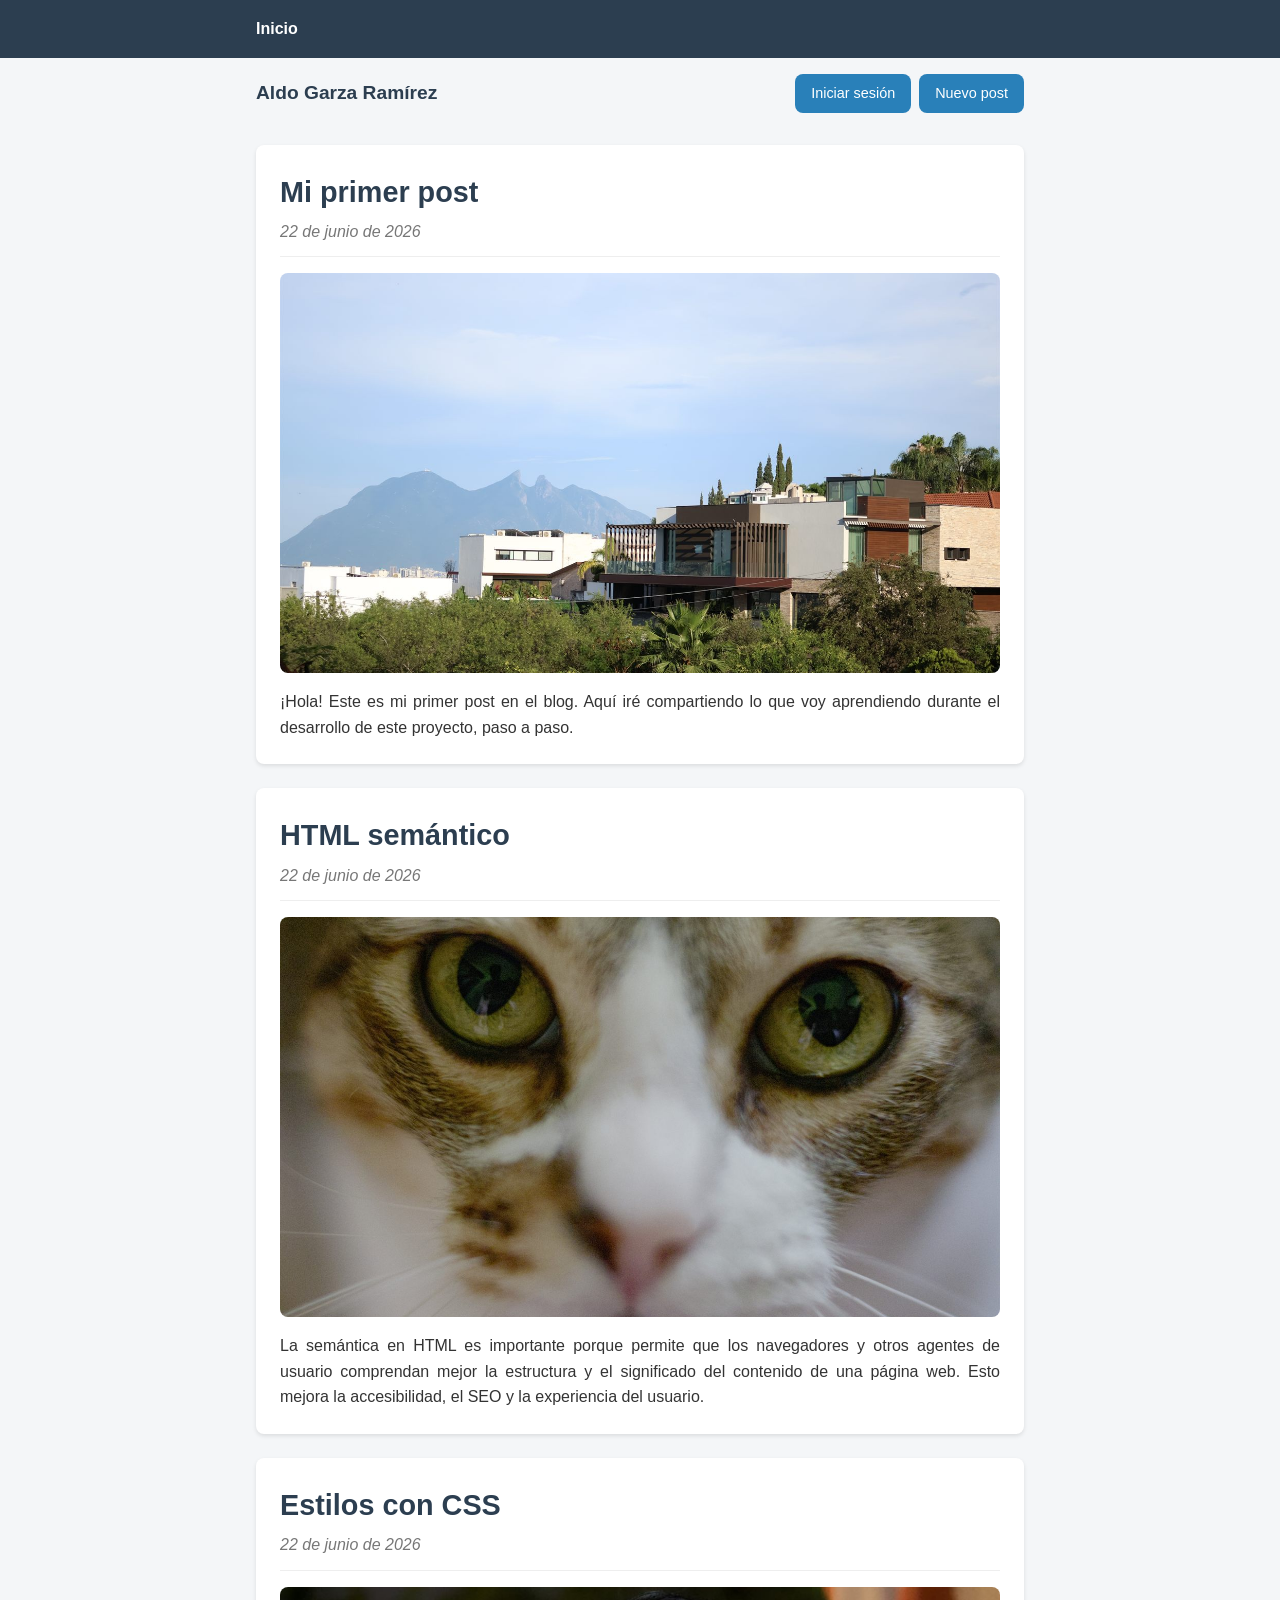
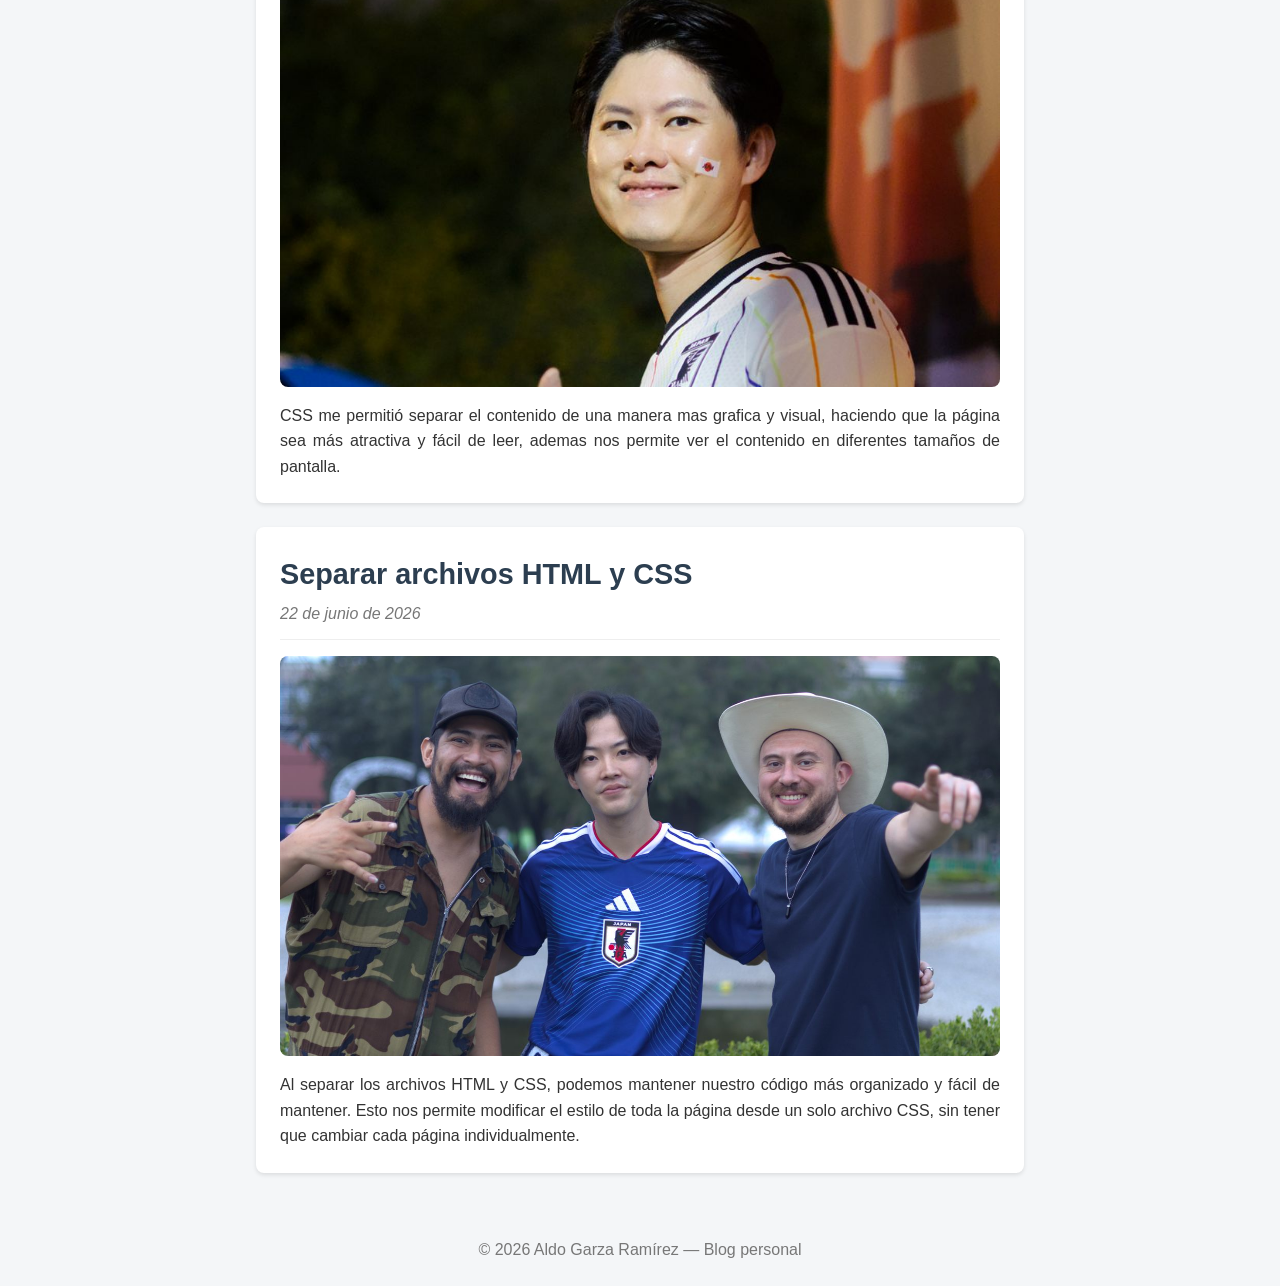
<file: index.html>
<!DOCTYPE html>
<html lang="es">

<head>
  <meta charset="UTF-8">
  <meta name="viewport" content="width=device-width, initial-scale=1.0">
  <title>Blog de Aldo Garza Ramírez</title>
  <!-- Estilos generales a todo el sitio + estilos propios del blog -->
  <link rel="stylesheet" href="css/estilos-generales.css">
  <link rel="stylesheet" href="css/estilos-blog.css">
</head>

<body>

  <!-- Barra de navegación superior (navbar) -->
  <header>
    <nav>
      <ul>
        <li><a href="index.html">Inicio</a></li>
      </ul>
    </nav>
  </header>

  <!-- Barra con la información del autor (buttonbar) -->
  <section class="barra-autor">
    <p class="nombre-autor">Aldo Garza Ramírez</p>
    <!-- Botones que llevan a las otras páginas del sitio -->
    <div class="botones-autor">
      <a href="login.html" class="boton" id="boton-sesion">Iniciar sesión</a>
      <a href="nuevo-post.html" class="boton">Nuevo post</a>
    </div>
  </section>

  <!-- Contenido principal: aquí van los posts del blog -->
  <main>

    <!-- Primer post del blog -->
    <article class="post">
      <header class="post-cabecera">
        <h2 class="post-titulo">Mi primer post</h2>
        <time class="post-fecha" datetime="2026-06-21">22 de junio de 2026</time>
      </header>
      <img class="post-imagen" src="multimedia/IMG_0709.JPG" alt="Imagen que acompaña al post «Mi primer post»" loading="lazy">
      <p class="post-contenido">
        ¡Hola! Este es mi primer post en el blog. Aquí iré compartiendo lo que
        voy aprendiendo durante el desarrollo de este proyecto, paso a paso.
      </p>
    </article>

    <!-- Segundo post: HTML  -->
    <article class="post">
      <header class="post-cabecera">
        <h2 class="post-titulo">HTML semántico</h2>
        <time class="post-fecha" datetime="2026-06-22">22 de junio de 2026</time>
      </header>
      <img class="post-imagen" src="multimedia/IMG_1672.jpg" alt="Imagen que acompaña al post «HTML semántico»" loading="lazy">
      <p class="post-contenido">
        La semántica en HTML es importante porque permite que los navegadores y 
        otros agentes de usuario comprendan mejor la estructura y el significado 
        del contenido de una página web. Esto mejora la accesibilidad, el SEO y 
        la experiencia del usuario.
      </p>
    </article>

    <!-- Tercer post: CSS -->
    <article class="post">
      <header class="post-cabecera">
        <h2 class="post-titulo">Estilos con CSS</h2>
        <time class="post-fecha" datetime="2026-06-23">22 de junio de 2026</time>
      </header>
      <img class="post-imagen" src="multimedia/IMG_3129.jpg" alt="Imagen que acompaña al post «Estilos con CSS»" loading="lazy">
      <p class="post-contenido">
        CSS me permitió separar el contenido de una manera mas grafica y visual, 
        haciendo que la página sea más atractiva y fácil de leer, ademas nos permite 
        ver el contenido en diferentes tamaños de pantalla.
      </p>
    </article>

    <!-- Cuarto post: separar archivos HTML y CSS -->
    <article class="post">
      <header class="post-cabecera">
        <h2 class="post-titulo">Separar archivos HTML y CSS</h2>
        <time class="post-fecha" datetime="2026-06-24">22 de junio de 2026</time>
      </header>
      <img class="post-imagen" src="multimedia/IMG_3189.jpg" alt="Imagen que acompaña al post «Separar archivos HTML y CSS»" loading="lazy">
      <p class="post-contenido">
        Al separar los archivos HTML y CSS, podemos mantener nuestro código más organizado 
        y fácil de mantener. Esto nos permite modificar el estilo de toda la página desde 
        un solo archivo CSS, sin tener que cambiar cada página individualmente.
      </p>
    </article>

  </main>

  <!-- Pie de página -->
  <footer>
    <p>&copy; 2026 Aldo Garza Ramírez — Blog personal</p>
  </footer>

  <!-- sesion.js ajusta el botón de la barra; posts.js lee el almacenamiento;
       blog.js pinta los posts guardados junto a los estáticos -->
  <script src="js/sesion.js"></script>
  <script src="js/posts.js"></script>
  <script src="js/blog.js"></script>

</body>

</html>
</file>
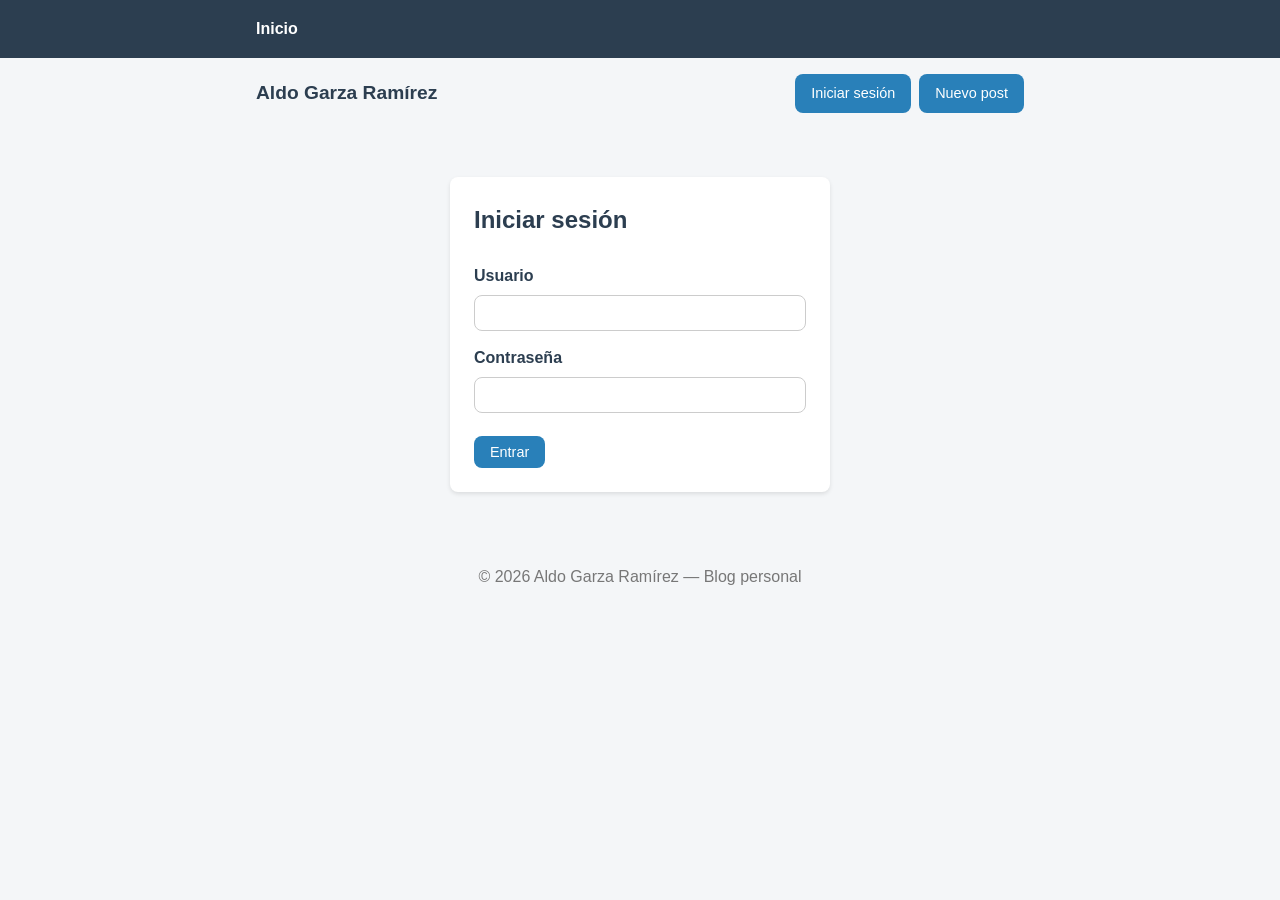
<file: login.html>
<!DOCTYPE html>
<html lang="es">

<head>
  <meta charset="UTF-8">
  <meta name="viewport" content="width=device-width, initial-scale=1.0">
  <title>Iniciar sesión - Blog de Aldo Garza Ramírez</title>
  <!-- Estilos generales a todo el sitio + estilos propios del login -->
  <link rel="stylesheet" href="css/estilos-generales.css">
  <link rel="stylesheet" href="css/estilos-login.css">
</head>

<body>

  <!-- Barra de navegación superior (navbar) -->
  <header>
    <nav>
      <ul>
        <li><a href="index.html">Inicio</a></li>
      </ul>
    </nav>
  </header>

  <!-- Barra con la información del autor (buttonbar) -->
  <section class="barra-autor">
    <p class="nombre-autor">Aldo Garza Ramírez</p>
    <div class="botones-autor">
      <a href="login.html" class="boton" id="boton-sesion">Iniciar sesión</a>
      <a href="nuevo-post.html" class="boton">Nuevo post</a>
    </div>
  </section>

  <!-- Contenido principal: formulario de inicio de sesión -->
  <main>
    <section class="formulario">
      <h1>Iniciar sesión</h1>
      <!-- El envío del formulario lo gestiona login.js (acepta cualquier dato) -->
      <form>
        <label for="usuario">Usuario</label>
        <input type="text" id="usuario" name="usuario">

        <label for="contrasena">Contraseña</label>
        <input type="password" id="contrasena" name="contrasena">

        <button type="submit" class="boton">Entrar</button>
      </form>
    </section>
  </main>

  <!-- Pie de página -->
  <footer>
    <p>&copy; 2026 Aldo Garza Ramírez — Blog personal</p>
  </footer>

  <!-- Scripts: primero el de sesión y luego el del formulario de login -->
  <script src="js/sesion.js"></script>
  <script src="js/login.js"></script>

</body>

</html>
</file>
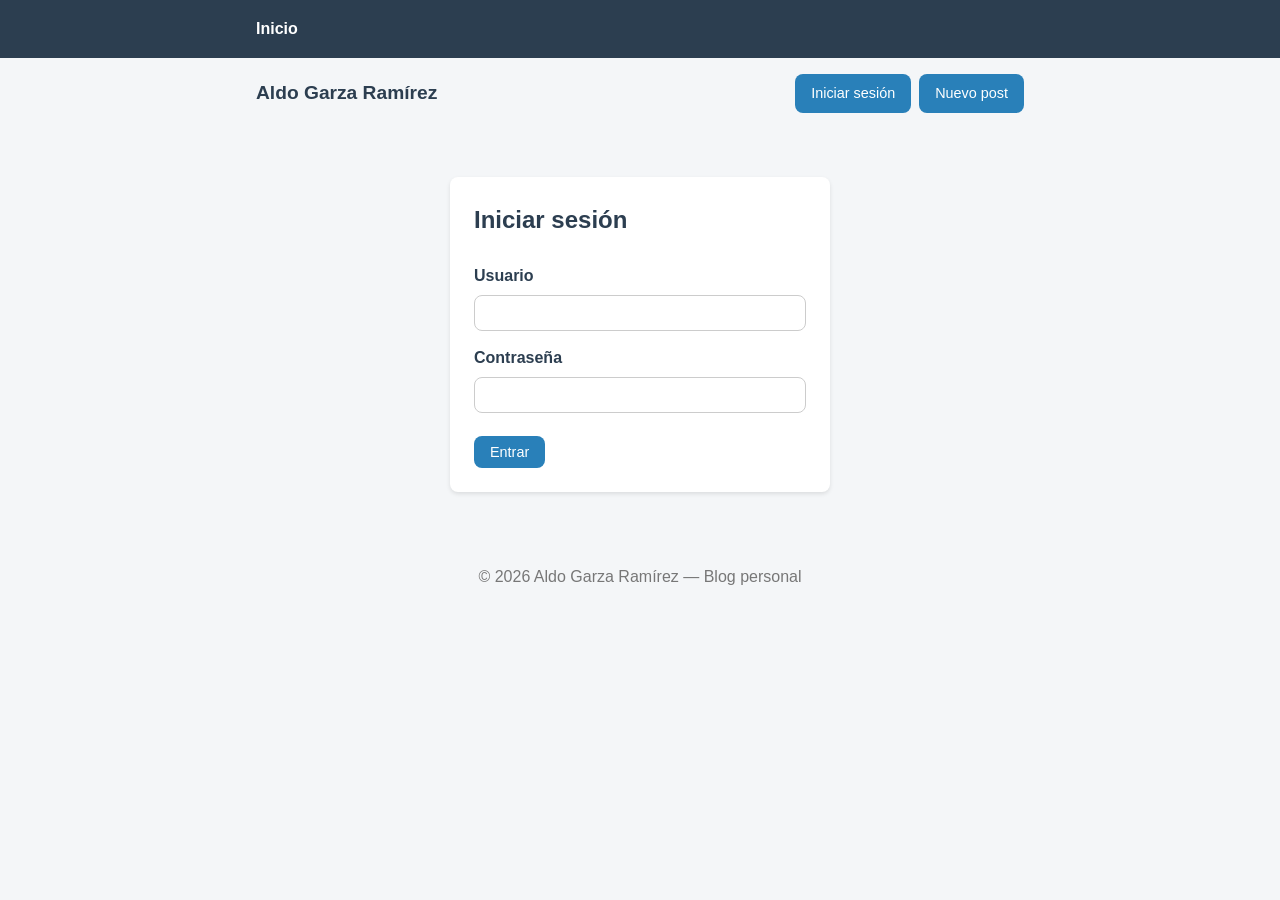
<file: nuevo-post.html>
<!DOCTYPE html>
<html lang="es">

<head>
  <meta charset="UTF-8">
  <meta name="viewport" content="width=device-width, initial-scale=1.0">
  <title>Nuevo post - Blog de Aldo Garza Ramírez</title>
  <!-- Estilos generales a todo el sitio + estilos propios de nuevo post -->
  <link rel="stylesheet" href="css/estilos-generales.css">
  <link rel="stylesheet" href="css/estilos-post.css">
</head>

<body>

  <!-- Barra de navegación superior (navbar) -->
  <header>
    <nav>
      <ul>
        <li><a href="index.html">Inicio</a></li>
      </ul>
    </nav>
  </header>

  <!-- Barra con la información del autor (buttonbar) -->
  <section class="barra-autor">
    <p class="nombre-autor">Aldo Garza Ramírez</p>
    <div class="botones-autor">
      <a href="login.html" class="boton" id="boton-sesion">Iniciar sesión</a>
      <a href="nuevo-post.html" class="boton">Nuevo post</a>
    </div>
  </section>

  <!-- Contenido principal: formulario para crear un post -->
  <main>
    <section class="formulario">
      <h1>Nuevo post</h1>
      <!-- El envío del formulario lo gestiona nuevo-post.js (guarda el post en el navegador) -->
      <form>
        <label for="titulo">Título</label>
        <input type="text" id="titulo" name="titulo">

        <label for="contenido">Contenido</label>
        <textarea id="contenido" name="contenido" rows="6"></textarea>

        <button type="submit" class="boton">Publicar</button>
      </form>
    </section>
  </main>

  <!-- Pie de página -->
  <footer>
    <p>&copy; 2026 Aldo Garza Ramírez — Blog personal</p>
  </footer>

  <!-- Scripts: sesión, almacenamiento de posts y lógica de esta página -->
  <script src="js/sesion.js"></script>
  <script src="js/posts.js"></script>
  <script src="js/nuevo-post.js"></script>

</body>

</html>
</file>
<file: css/estilos-generales.css>
/* Variables de color y medidas reutilizables en toda la página */
:root {
  --color-principal: #2c3e50;   /* Azul oscuro para barras y títulos */
  --color-acento: #2980b9;      /* Azul para enlaces y botones */
  --color-fondo: #f4f6f8;       /* Gris muy claro para el fondo */
  --color-tarjeta: #ffffff;     /* Blanco para las tarjetas */
  --color-texto: #333333;       /* Gris oscuro para el texto */
  --color-texto-suave: #777777; /* Gris para textos secundarios (fechas) */
  --ancho-maximo: 800px;        /* Ancho máximo del contenido central */
  --radio: 8px;                 /* Redondeo de esquinas */
}

/* Reinicio básico: quita márgenes por defecto y usa un modelo de caja predecible */
* {
  margin: 0;
  padding: 0;
  box-sizing: border-box;
}

/* Estilos generales del documento */
body {
  font-family: "Segoe UI", Arial, sans-serif;
  background-color: var(--color-fondo);
  color: var(--color-texto);
  line-height: 1.6;
}

/* Barra de navegación superior (navbar) */
body > header {
  background-color: var(--color-principal);
}

nav ul {
  display: flex;
  list-style: none;
  max-width: var(--ancho-maximo);
  margin: 0 auto;
  padding: 1rem;
}

nav a {
  color: #ffffff;
  text-decoration: none;
  font-weight: bold;
}

nav a:hover {
  text-decoration: underline;
}

/* Barra con la información del autor (buttonbar) */
.barra-autor {
  display: flex;
  justify-content: space-between;
  align-items: center;
  flex-wrap: wrap;
  gap: 0.5rem;
  max-width: var(--ancho-maximo);
  margin: 0 auto;
  padding: 1rem;
}

.nombre-autor {
  font-size: 1.2rem;
  font-weight: bold;
  color: var(--color-principal);
}

.botones-autor {
  display: flex;
  gap: 0.5rem;
}

/* Botones reutilizables (sirven para <a> y para <button>) */
.boton {
  display: inline-block;
  background-color: var(--color-acento);
  color: #ffffff;
  text-decoration: none;
  padding: 0.5rem 1rem;
  border: none;
  border-radius: var(--radio);
  font-size: 0.9rem;
  cursor: pointer;
}

.boton:hover {
  background-color: var(--color-principal);
}

/* Contenedor central del contenido de cada página */
main {
  max-width: var(--ancho-maximo);
  margin: 0 auto;
  padding: 1rem;
}

/* ====== Base común de los formularios (login y nuevo post) ====== */
/* Tarjeta blanca que envuelve cada formulario */
.formulario {
  background-color: var(--color-tarjeta);
  margin: 2rem auto;
  padding: 1.5rem;
  border-radius: var(--radio);
  box-shadow: 0 2px 4px rgba(0, 0, 0, 0.1);
}

.formulario h1 {
  color: var(--color-principal);
  margin-bottom: 1rem;
}

/* Apila los campos del formulario uno debajo de otro */
.formulario form {
  display: flex;
  flex-direction: column;
  gap: 0.4rem;
}

.formulario label {
  font-weight: bold;
  color: var(--color-principal);
  margin-top: 0.5rem;
}

.formulario input,
.formulario textarea {
  padding: 0.5rem;
  border: 1px solid #cccccc;
  border-radius: var(--radio);
  font-family: inherit; /* Que el textarea use la misma tipografía que el resto */
  font-size: 1rem;
}

.formulario button {
  margin-top: 1rem;
  align-self: flex-start; /* El botón no ocupa todo el ancho */
}

/* Pie de página */
footer {
  text-align: center;
  color: var(--color-texto-suave);
  padding: 1.5rem 1rem;
}
</file>
<file: css/estilos-blog.css>
/* Cada post se muestra como una tarjeta */
.post {
  background-color: var(--color-tarjeta);
  border-radius: var(--radio);
  padding: 1.5rem;
  margin-bottom: 1.5rem;
  box-shadow: 0 2px 4px rgba(0, 0, 0, 0.1);
}

/* Título del post: grande y destacado */
.post-titulo {
  color: var(--color-principal);
  font-size: 1.8rem;
  margin-bottom: 0.25rem;
}

/* Fecha del post: actúa como subtítulo bajo el título */
.post-fecha {
  display: block;
  color: var(--color-texto-suave);
  font-size: 1rem;
  font-style: italic;
  font-weight: 500;
  margin-bottom: 1rem;
  padding-bottom: 0.75rem;
  border-bottom: 1px solid #eeeeee;
}

/* Imagen que acompaña a cada post: ocupa el ancho de la tarjeta y se recorta
   a una altura uniforme sin deformarse */
.post-imagen {
  display: block;
  width: 100%;
  max-height: 400px;
  object-fit: cover;
  border-radius: var(--radio);
  margin-bottom: 1rem;
}

.post-contenido {
  text-align: justify;
}
</file>
<file: css/estilos-login.css>
/* En el login el formulario es más estrecho, tipo tarjeta de acceso */
.formulario {
  max-width: 380px;
}
</file>
<file: css/estilos-post.css>
/* El formulario de "nuevo post" es más ancho para escribir cómodo */
.formulario {
  max-width: 640px;
}
</file>
